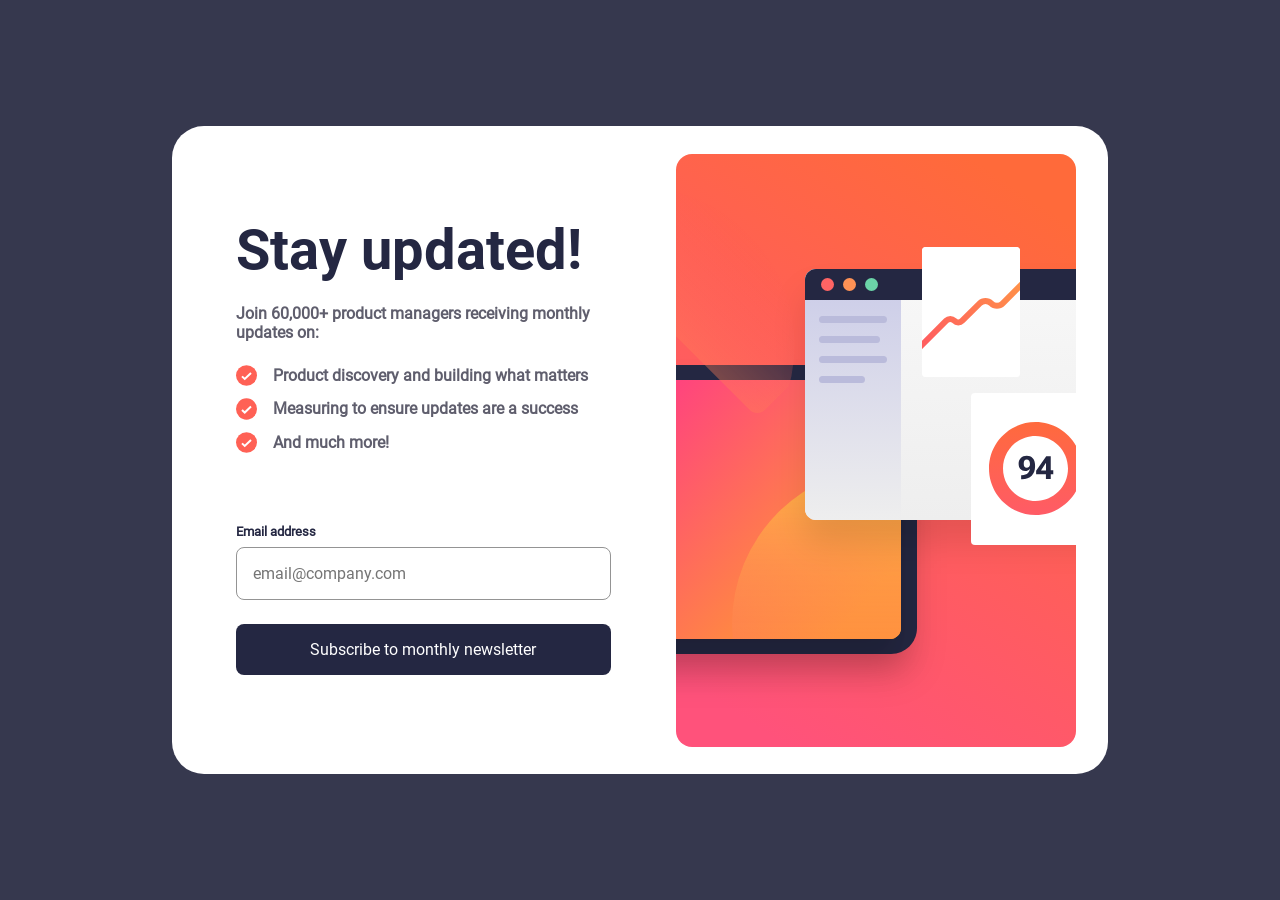
<file: index.html>
<!doctype html>
<html lang="en">
  <head>
    <meta charset="UTF-8" />
    <meta name="viewport" content="width=device-width, initial-scale=1.0" />
    <title>
      Frontend Mentor | Newsletter sign-up form with success message
    </title>
    <link rel="stylesheet" href="style.css" />
    <script src="./script.js" defer></script>
  </head>
  <body>
    <!-- Sign-up form start -->
    <main>
      <section class="text__box">
        <h1 class="text__h1">Stay updated!</h1>
        <p class="text__p">
          Join 60,000+ product managers receiving monthly updates on:
        </p>
        <ul>
          <div class="list__check">
            <img src="./assets/images/icon-list.svg" alt="" />
            <li>Product discovery and building what matters</li>
          </div>
          <div class="list__check">
            <img src="./assets/images/icon-list.svg" alt="" />
            <li>Measuring to ensure updates are a success</li>
          </div>
          <div class="list__check">
            <img src="./assets/images/icon-list.svg" alt="" />
            <li>And much more!</li>
          </div>
          <!--
          -->
        </ul>

        <form action="POST" class="form__container" id="form">
          <div class="email__container">
            <div class="error__parent">

              <h2>Email address</h2>
              <h2 id="error"></h2>
            </div>
            <input
              type="email"
              name="email"
              id="email"
              placeholder="email@company.com"
              class="input__email"
            />
          </div>
          <button class="input__button" type="submit" id="btn">
            Subscribe to monthly newsletter
          </button>
        </form>
      </section>

      <section class="design__box">
        <img
          src="./assets/images/illustration-sign-up-desktop.svg"
          alt="illustration-sign-up"
          class="desktop__img"
        />
        <img
          src="./assets/images/illustration-sign-up-mobile.svg"
          alt="illustration-sign-up"
          class="mobile__img"
        />
        <img
          src="./assets/images/illustration-sign-up-tablet.svg"
          alt="illustration-sign-up"
          class="tablet__img"
        />
      </section>
    </main>
    <!-- Sign-up form end -->

    <!-- Success message start -->

    <!-- Thanks for subscribing! A confirmation email has been sent to
    ash@loremcompany.com. Please open it and click the button inside to confirm
    your subscription. Dismiss message -->

    <!-- Success message end -->
  </body>
</html>
</file>
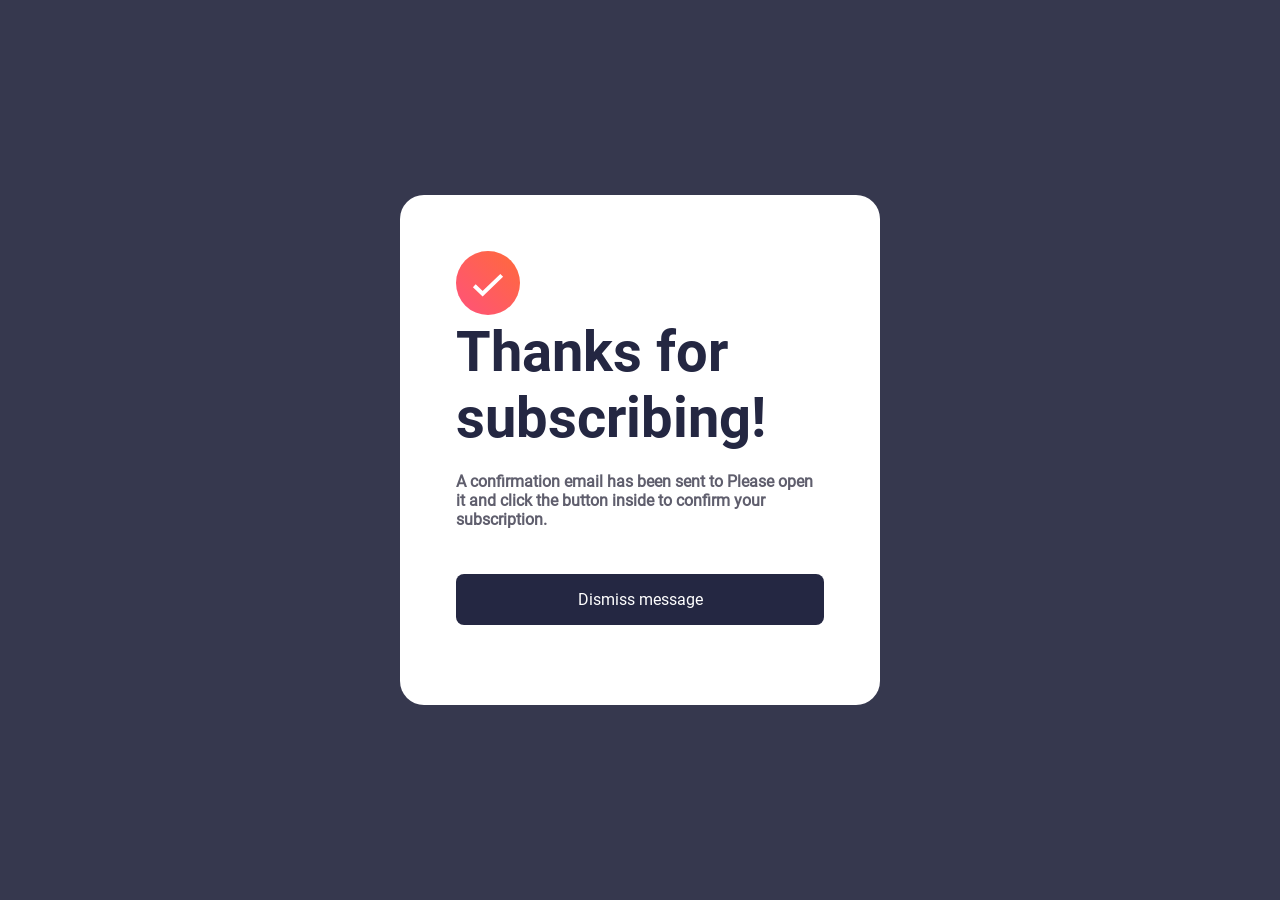
<file: success.html>
<!doctype html>
<html lang="en">
  <head>
    <meta charset="UTF-8" />
    <meta name="viewport" content="width=device-width, initial-scale=1.0" />
    <title>Frontend Mentor | success message</title>
    <link rel="stylesheet" href="style.css" />
    <!-- <script src="./script.js" defer></script> -->
  </head>
  <body>
    <main class="main">
      <div class="success___container">
        <div class="middle">
          <div class="success__img">
            <img src="./assets/images/icon-success.svg" alt="" />
          </div>
          <h1 class="text__h1">Thanks for subscribing!</h1>
          <p class="text__p">
            A confirmation email has been sent to <b id="user"></b> Please open
            it and click the button inside to confirm your subscription.
          </p>
        </div>
        <button class="input__button success__button" type="submit">
          <a
            href="/index.html"
            >Dismiss message</a
          >
        </button>
      </div>
    </main>
    <script>
      const params = new URLSearchParams(window.location.search);
      const email = params.get("email");

      document.getElementById("user").innerText = email;
    </script>
  </body>
</html>
</file>
<file: style.css>
:root {
  --Red: hsl(4, 100%, 67%);
  --Blue-800: hsl(234, 29%, 20%);
  --Blue-700: hsl(235, 18%, 26%);
  --Grey: hsl(0, 0%, 58%);
  --White: hsl(0, 0%, 100%);
  --paragraph: 16px;
  --Weights-400: 400;
  --Weights-700: 700;
}

@font-face {
  font-family: "Roboto";
  src: url("./assets/fonts/Roboto-Regular.ttf"), format("woff2");
}
@font-face {
  font-family: "Roboto-bold";
  src: url("./assets/fonts/Roboto-Bold.ttf"), format("woff2");
}

* {
  padding: 0;
  margin: 0;
  box-sizing: border-box;
  font-family: "Roboto";
  font-size: var(--paragraph);
  font-weight: var(--Weights-400);
  text-decoration: none;
  color: white;
}

input {
  outline: none;
}

body {
  width: 100%;
  min-height: 100vh;
  display: flex;
  justify-content: center;
  align-items: center;
  background-color: var(--Blue-700);
}

main {
  display: flex;
  background-color: var(--White);
  padding-inline: 2rem;
  padding-block: 1.7rem;
  margin-block: 1rem;
  border-radius: 2rem;
  justify-content: space-between;
  align-items: center;
  width: 58.5rem;
}

.text__box {
  margin-left: 2rem;
  flex-basis: 43%;
  margin-top: 2rem;
}

.text__h1 {
  font-size: 3.5rem;
  font-family: "Roboto-bold";
  color: var(--Blue-800);
}

.text__p {
  color: #5f5e6d;
  font-weight: 600;
  margin-block: 1.3rem;
}

ul {
  margin-bottom: 1rem;
}

ul li {
  color: #5f5e6d;
  font-weight: 600;
  margin-block: 0.2rem;
  list-style: none;
}

.list__check {
  display: flex;
  gap: 1rem;
  margin-top: 0.5rem;
}

.form__container {
  margin-block: 1rem;
  margin-top: 2.8rem;
}

.email__container h2 {
  color: var(--Blue-800);
  margin-bottom: 0.5rem;
  margin-top: 1.5rem;
  font-size: 0.8rem;
  font-weight: var(--Weights-700);
}

.input__email {
  width: 100%;
  padding: 1rem;
  border-radius: 0.5rem;
  border: 1px solid var(--Grey);
  font: 0.8rem;
  cursor: pointer;
  color: black;
}

.error__parent{
  display: flex;
  justify-content: space-between;
}

#error{
  color: var(--Red);
  font-weight: var(--Weights-400);
}

.input__button {
  width: 100%;
  text-align: center;
  color: var(--White);
  background-color: var(--Blue-800);
  margin-block: 1.5rem;
  padding-block: 1rem;
  border-radius: 0.5rem;
  cursor: pointer;
  border: none;
  transition: 0.5s;
}
.input__button:hover {
  background: linear-gradient(to right, rgb(255, 84, 118), rgb(255, 103, 66));
}

.desktop__img {
  display: block;
}

.mobile__img {
  display: none;
}

.tablet__img {
  display: none;
}

/* sucess message page */
.main {
  width: 30rem;
  padding: 3.5rem;
  border-radius: 1.5rem;
}

.success___container {
  width: 100%;
}

b {
  color: var(--Blue-800);
  font-weight: var(--Weights-700);
}


 

@media screen and (max-width: 1200px) {
  .desktop__img {
    display: none;
    width: 100%;
  }

  .mobile__img {
    display: none;
  }

  .tablet__img {
    display: block;
    width: 100%;
  }

  main {
    padding: 0rem;

    margin-block: 0rem;
    border-radius: 0rem;
    width: 33rem;
    flex-direction: column-reverse;
    border-top-left-radius: 1rem;
    border-top-right-radius: 1rem;
  }

  .text__box {
    margin: 1rem;
    flex-basis: 42%;
  }

  .text__h1 {
    font-size: 2.5rem;
    margin-block: 1rem;
  }

  /* sucess message page */
  .main {
    width: 25rem;
    border-radius: 0rem;
    height: 100vh;
    display: flex;
    place-content: center;
    padding: 1.5rem;
  }
  .success___container {
    width: 100%;
    min-height: 100vh;
    display: flex;
    flex-direction: column;
    justify-content: center;
  }

  .middle {
    margin: 0 auto;
    margin-top: 2rem;
  }

  .success__button {
    /* top: 23rem; */
    margin-top: auto;
  }
}

@media screen and (max-width: 530px) {
  .desktop__img {
    display: none;
    width: 100%;
  }

  .mobile__img {
    display: block;
    width: 100%;
  }

  .tablet__img {
    display: none;
  }

  main {
    padding: 0rem;
    margin-block: 0rem;
    width: 23.4rem;
  }
}
</file>
